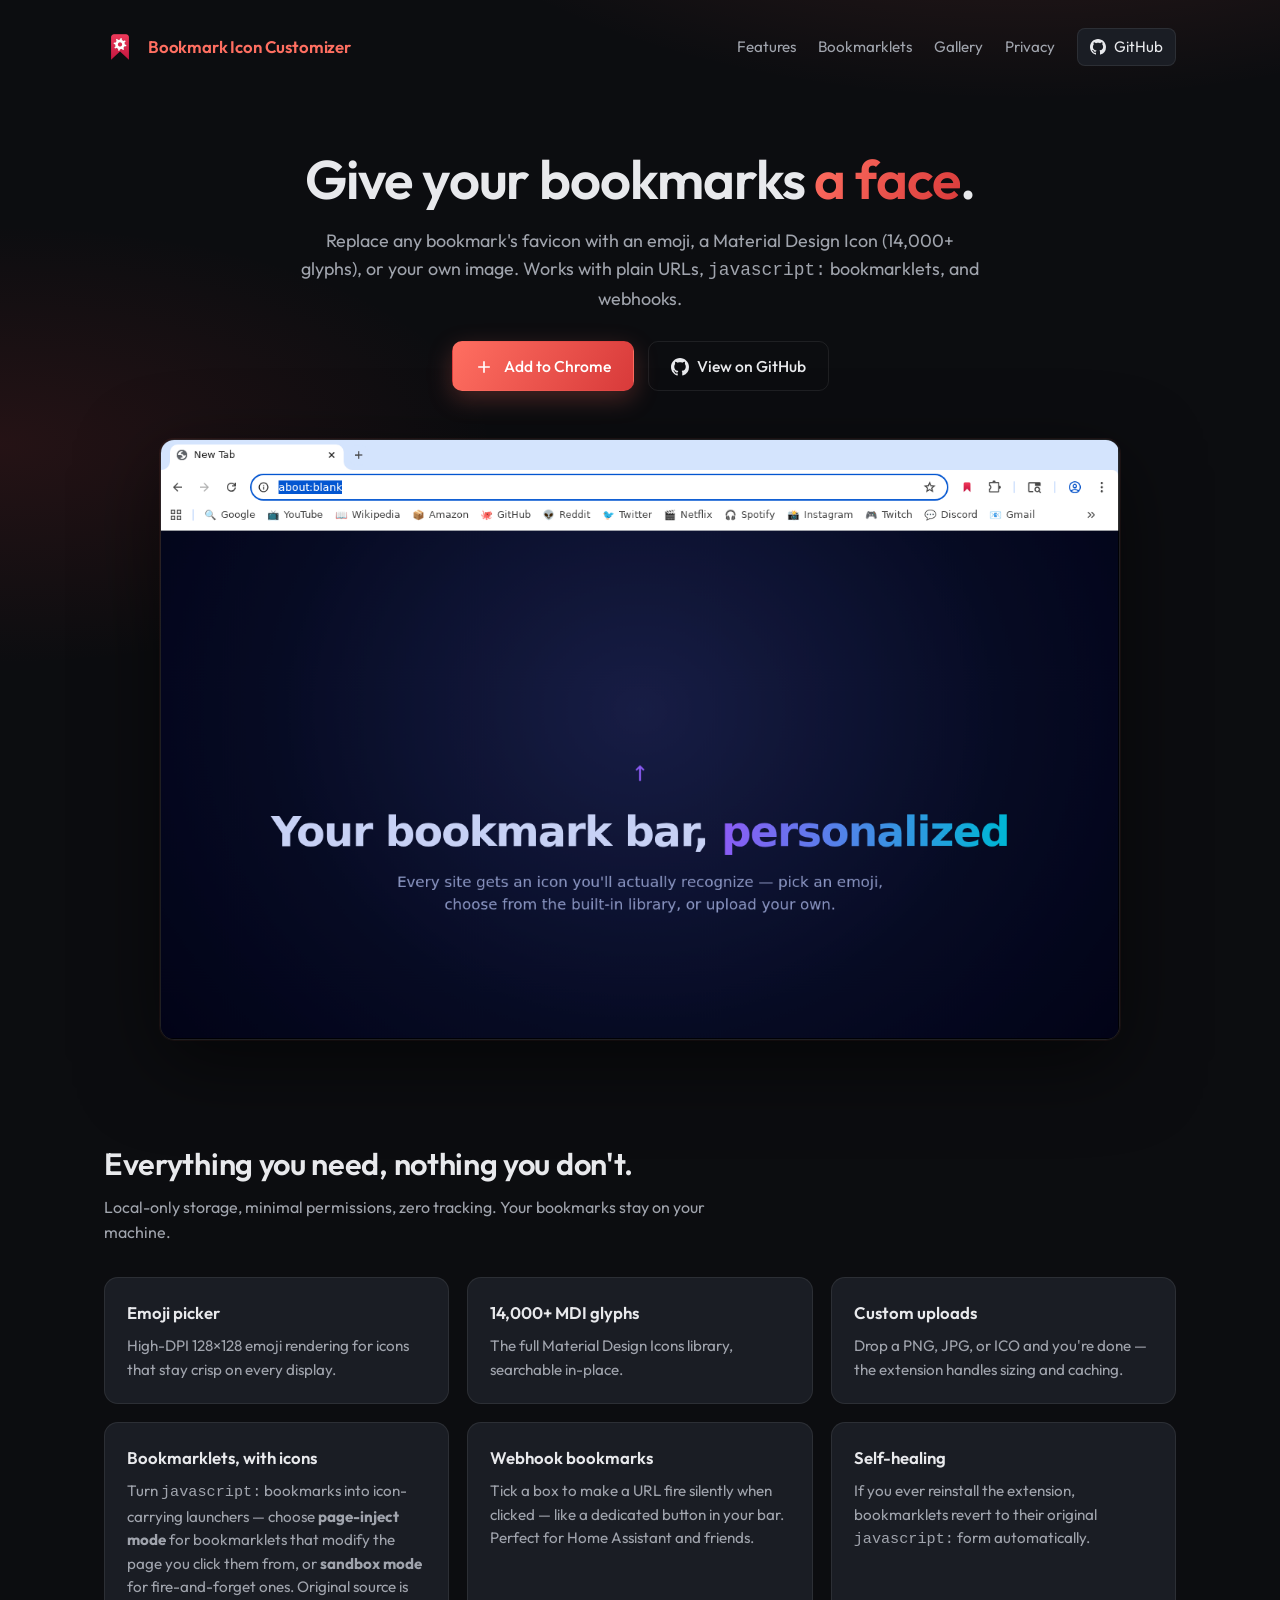
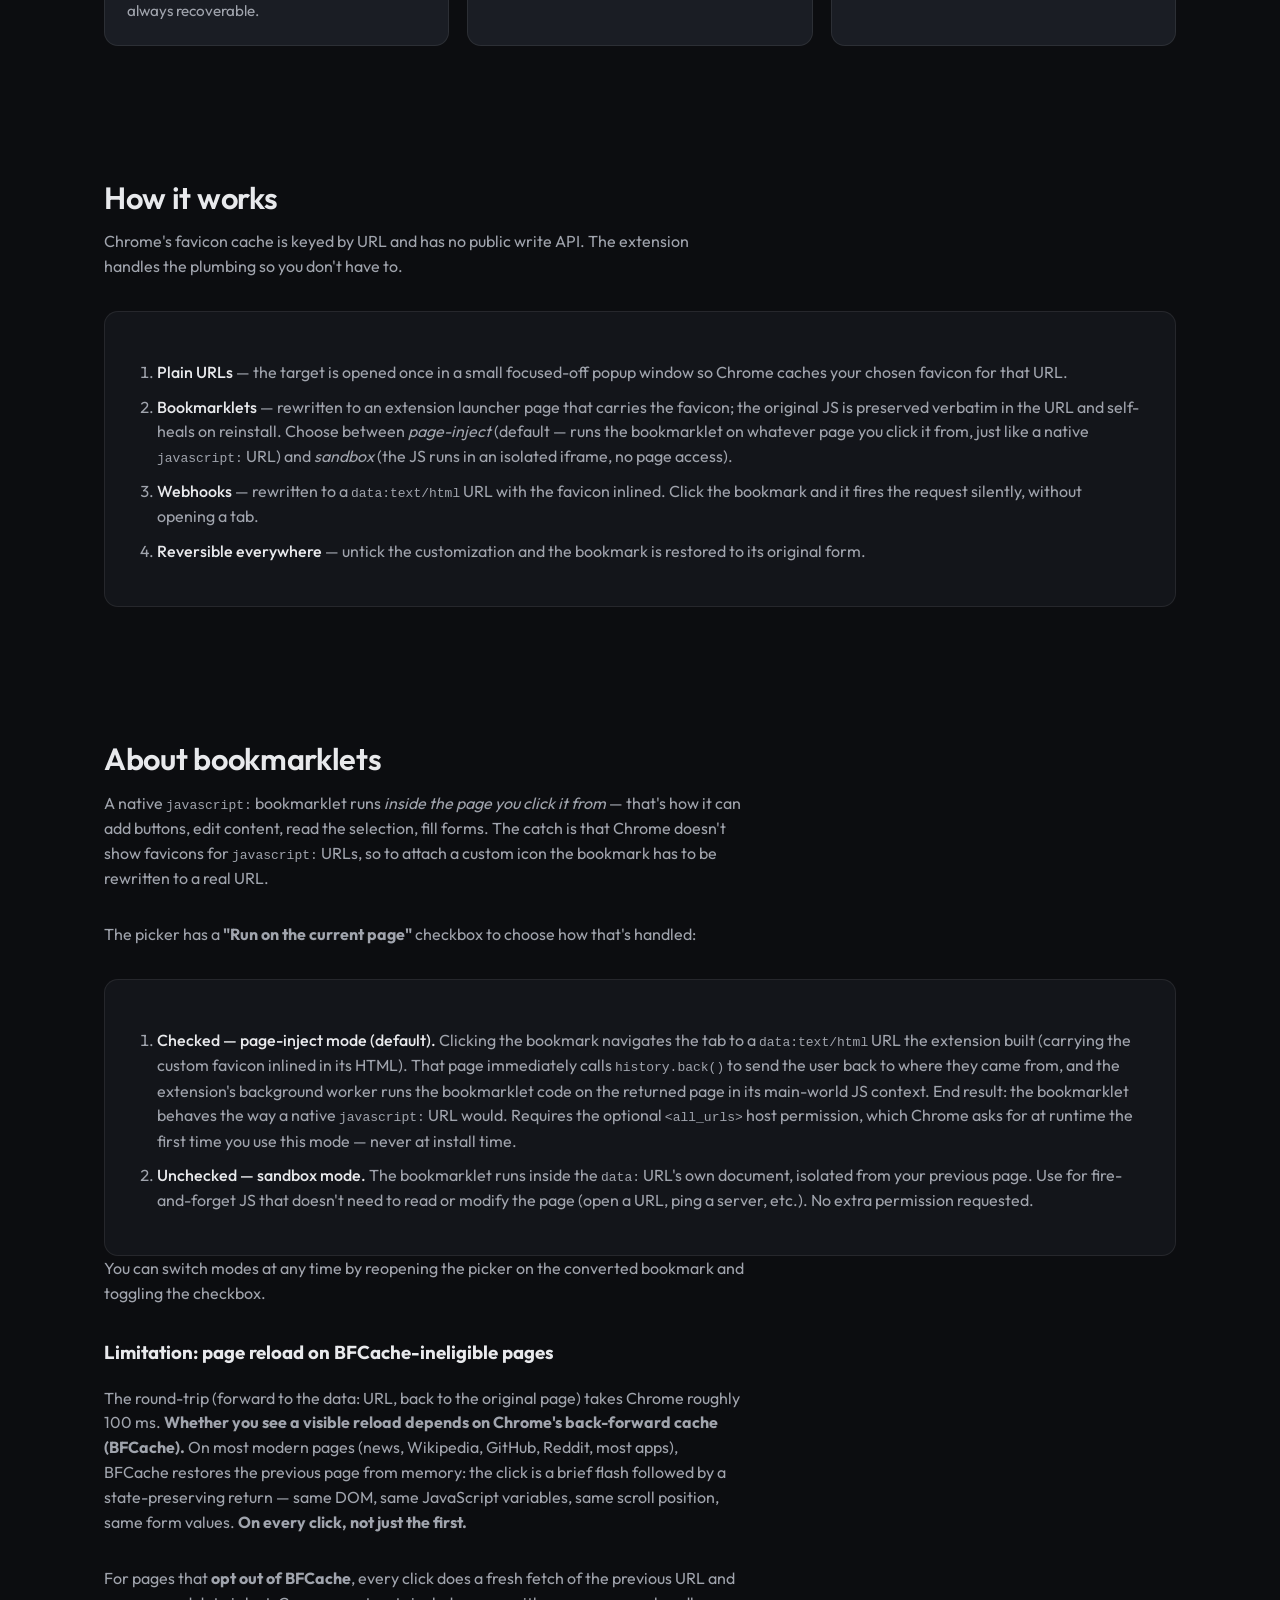
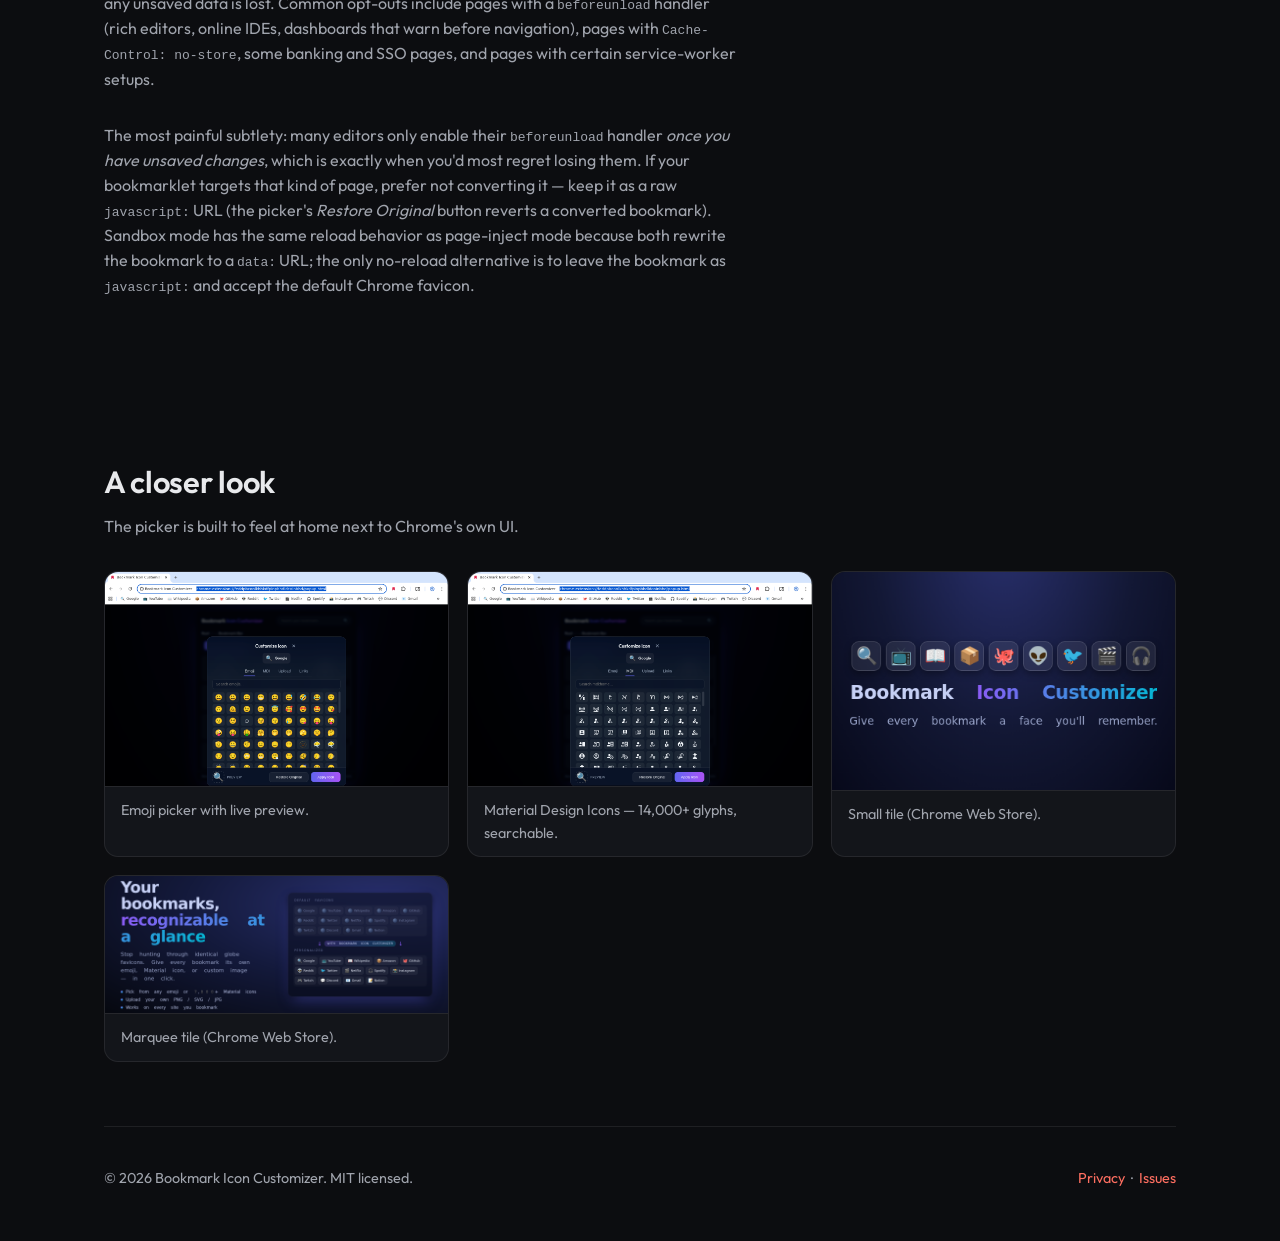
<file: docs/index.html>
<!DOCTYPE html>
<html lang="en">
<head>
  <meta charset="UTF-8">
  <meta name="viewport" content="width=device-width, initial-scale=1">
  <meta name="google-site-verification" content="guHHRxQGMISCaGasi4b84Hi_OKZhsccWrb-lMGddvG0" />
  <title>Bookmark Icon Customizer — a Chrome extension for beautiful bookmarks</title>
  <meta name="description" content="Customize bookmark favicons with emojis, 14,000+ Material Design Icons, or your own images. Works with bookmarklets and webhooks. Local-only, no tracking.">
  <link rel="icon" type="image/png" href="assets/logo.png">
  <link rel="stylesheet" href="style.css">
  <link href="https://fonts.googleapis.com/css2?family=Outfit:wght@300;400;500;600&display=swap" rel="stylesheet">
</head>
<body>
  <div class="container">
    <header class="site">
      <a class="brand" href="./">
        <img src="assets/logo.png" alt="">
        <span class="brand-name">Bookmark Icon Customizer</span>
      </a>
      <nav class="site-nav">
        <a href="#features">Features</a>
        <a href="#bookmarklets">Bookmarklets</a>
        <a href="#gallery">Gallery</a>
        <a href="privacy.html">Privacy</a>
        <a class="gh-link" href="https://github.com/mayerwin/Bookmark-Icon-Customizer" aria-label="View on GitHub">
          <svg viewBox="0 0 16 16" aria-hidden="true" fill="currentColor"><path d="M8 0C3.58 0 0 3.58 0 8c0 3.54 2.29 6.53 5.47 7.59.4.07.55-.17.55-.38 0-.19-.01-.82-.01-1.49-2.01.37-2.53-.49-2.69-.94-.09-.23-.48-.94-.82-1.13-.28-.15-.68-.52-.01-.53.63-.01 1.08.58 1.23.82.72 1.21 1.87.87 2.33.66.07-.52.28-.87.51-1.07-1.78-.2-3.64-.89-3.64-3.95 0-.87.31-1.59.82-2.15-.08-.2-.36-1.02.08-2.12 0 0 .67-.21 2.2.82.64-.18 1.32-.27 2-.27.68 0 1.36.09 2 .27 1.53-1.04 2.2-.82 2.2-.82.44 1.1.16 1.92.08 2.12.51.56.82 1.27.82 2.15 0 3.07-1.87 3.75-3.65 3.95.29.25.54.73.54 1.48 0 1.07-.01 1.93-.01 2.2 0 .21.15.46.55.38A8.013 8.013 0 0 0 16 8c0-4.42-3.58-8-8-8Z"/></svg>
          <span>GitHub</span>
        </a>
      </nav>
    </header>

    <section class="hero">
      <h1>Give your bookmarks <span class="accent">a face</span>.</h1>
      <p class="lead">
        Replace any bookmark's favicon with an emoji, a Material Design Icon
        (14,000+ glyphs), or your own image. Works with plain URLs,
        <code>javascript:</code> bookmarklets, and webhooks.
      </p>
      <div class="cta-row">
        <a class="btn btn-primary" href="https://chromewebstore.google.com/detail/bookmark-icon-customizer/fhngdjipelbebhdnkpealakcckpjpjpn">
          <svg viewBox="0 0 24 24" aria-hidden="true" fill="none" stroke="currentColor" stroke-width="2.2" stroke-linecap="round" stroke-linejoin="round"><path d="M12 5v14M5 12h14"/></svg>
          Add to Chrome
        </a>
        <a class="btn btn-ghost" href="https://github.com/mayerwin/Bookmark-Icon-Customizer">
          <svg viewBox="0 0 16 16" aria-hidden="true" fill="currentColor"><path d="M8 0C3.58 0 0 3.58 0 8c0 3.54 2.29 6.53 5.47 7.59.4.07.55-.17.55-.38 0-.19-.01-.82-.01-1.49-2.01.37-2.53-.49-2.69-.94-.09-.23-.48-.94-.82-1.13-.28-.15-.68-.52-.01-.53.63-.01 1.08.58 1.23.82.72 1.21 1.87.87 2.33.66.07-.52.28-.87.51-1.07-1.78-.2-3.64-.89-3.64-3.95 0-.87.31-1.59.82-2.15-.08-.2-.36-1.02.08-2.12 0 0 .67-.21 2.2.82.64-.18 1.32-.27 2-.27.68 0 1.36.09 2 .27 1.53-1.04 2.2-.82 2.2-.82.44 1.1.16 1.92.08 2.12.51.56.82 1.27.82 2.15 0 3.07-1.87 3.75-3.65 3.95.29.25.54.73.54 1.48 0 1.07-.01 1.93-.01 2.2 0 .21.15.46.55.38A8.013 8.013 0 0 0 16 8c0-4.42-3.58-8-8-8Z"/></svg>View on GitHub</a>
      </div>

      <div class="hero-shot">
        <img src="assets/screenshot-1-hero-1280x800.png" alt="Bookmark Icon Customizer picker with a customized bookmark bar in the background">
      </div>
    </section>

    <section id="features">
      <h2>Everything you need, nothing you don't.</h2>
      <p class="section-sub">Local-only storage, minimal permissions, zero tracking. Your bookmarks stay on your machine.</p>

      <div class="features">
        <div class="feature">
          <h3>Emoji picker</h3>
          <p>High-DPI 128×128 emoji rendering for icons that stay crisp on every display.</p>
        </div>
        <div class="feature">
          <h3>14,000+ MDI glyphs</h3>
          <p>The full Material Design Icons library, searchable in-place.</p>
        </div>
        <div class="feature">
          <h3>Custom uploads</h3>
          <p>Drop a PNG, JPG, or ICO and you're done — the extension handles sizing and caching.</p>
        </div>
        <div class="feature">
          <h3>Bookmarklets, with icons</h3>
          <p>Turn <code>javascript:</code> bookmarks into icon-carrying launchers — choose <strong>page-inject mode</strong> for bookmarklets that modify the page you click them from, or <strong>sandbox mode</strong> for fire-and-forget ones. Original source is always recoverable.</p>
        </div>
        <div class="feature">
          <h3>Webhook bookmarks</h3>
          <p>Tick a box to make a URL fire silently when clicked — like a dedicated button in your bar. Perfect for Home Assistant and friends.</p>
        </div>
        <div class="feature">
          <h3>Self-healing</h3>
          <p>If you ever reinstall the extension, bookmarklets revert to their original <code>javascript:</code> form automatically.</p>
        </div>
      </div>
    </section>

    <section id="how">
      <h2>How it works</h2>
      <p class="section-sub">Chrome's favicon cache is keyed by URL and has no public write API. The extension handles the plumbing so you don't have to.</p>
      <div class="how-it-works">
        <ol>
          <li><strong>Plain URLs</strong> — the target is opened once in a small focused-off popup window so Chrome caches your chosen favicon for that URL.</li>
          <li><strong>Bookmarklets</strong> — rewritten to an extension launcher page that carries the favicon; the original JS is preserved verbatim in the URL and self-heals on reinstall. Choose between <em>page-inject</em> (default — runs the bookmarklet on whatever page you click it from, just like a native <code>javascript:</code> URL) and <em>sandbox</em> (the JS runs in an isolated iframe, no page access).</li>
          <li><strong>Webhooks</strong> — rewritten to a <code>data:text/html</code> URL with the favicon inlined. Click the bookmark and it fires the request silently, without opening a tab.</li>
          <li><strong>Reversible everywhere</strong> — untick the customization and the bookmark is restored to its original form.</li>
        </ol>
      </div>
    </section>

    <section id="bookmarklets">
      <h2>About bookmarklets</h2>
      <p class="section-sub">A native <code>javascript:</code> bookmarklet runs <em>inside the page you click it from</em> — that's how it can add buttons, edit content, read the selection, fill forms. The catch is that Chrome doesn't show favicons for <code>javascript:</code> URLs, so to attach a custom icon the bookmark has to be rewritten to a real URL.</p>
      <p class="section-sub">The picker has a <strong>"Run on the current page"</strong> checkbox to choose how that's handled:</p>
      <div class="how-it-works">
        <ol>
          <li><strong>Checked — page-inject mode (default).</strong> Clicking the bookmark navigates the tab to a <code>data:text/html</code> URL the extension built (carrying the custom favicon inlined in its HTML). That page immediately calls <code>history.back()</code> to send the user back to where they came from, and the extension's background worker runs the bookmarklet code on the returned page in its main-world JS context. End result: the bookmarklet behaves the way a native <code>javascript:</code> URL would. Requires the optional <code>&lt;all_urls&gt;</code> host permission, which Chrome asks for at runtime the first time you use this mode — never at install time.</li>
          <li><strong>Unchecked — sandbox mode.</strong> The bookmarklet runs inside the <code>data:</code> URL's own document, isolated from your previous page. Use for fire-and-forget JS that doesn't need to read or modify the page (open a URL, ping a server, etc.). No extra permission requested.</li>
        </ol>
      </div>
      <p class="section-sub">You can switch modes at any time by reopening the picker on the converted bookmark and toggling the checkbox.</p>

      <h3>Limitation: page reload on BFCache-ineligible pages</h3>
      <p class="section-sub">The round-trip (forward to the data: URL, back to the original page) takes Chrome roughly 100 ms. <strong>Whether you see a visible reload depends on Chrome's back-forward cache (BFCache).</strong> On most modern pages (news, Wikipedia, GitHub, Reddit, most apps), BFCache restores the previous page from memory: the click is a brief flash followed by a state-preserving return — same DOM, same JavaScript variables, same scroll position, same form values. <strong>On every click, not just the first.</strong></p>
      <p class="section-sub">For pages that <strong>opt out of BFCache</strong>, every click does a fresh fetch of the previous URL and any unsaved data is lost. Common opt-outs include pages with a <code>beforeunload</code> handler (rich editors, online IDEs, dashboards that warn before navigation), pages with <code>Cache-Control: no-store</code>, some banking and SSO pages, and pages with certain service-worker setups.</p>
      <p class="section-sub">The most painful subtlety: many editors only enable their <code>beforeunload</code> handler <em>once you have unsaved changes</em>, which is exactly when you'd most regret losing them. If your bookmarklet targets that kind of page, prefer not converting it — keep it as a raw <code>javascript:</code> URL (the picker's <em>Restore Original</em> button reverts a converted bookmark). Sandbox mode has the same reload behavior as page-inject mode because both rewrite the bookmark to a <code>data:</code> URL; the only no-reload alternative is to leave the bookmark as <code>javascript:</code> and accept the default Chrome favicon.</p>
    </section>

    <section id="gallery">
      <h2>A closer look</h2>
      <p class="section-sub">The picker is built to feel at home next to Chrome's own UI.</p>
      <div class="gallery">
        <figure>
          <img src="assets/screenshot-2-emoji-picker-1280x800.png" alt="Emoji picker in the Bookmark Icon Customizer popup">
          <figcaption>Emoji picker with live preview.</figcaption>
        </figure>
        <figure>
          <img src="assets/screenshot-3-mdi-picker-1280x800.png" alt="Material Design Icons picker with search">
          <figcaption>Material Design Icons — 14,000+ glyphs, searchable.</figcaption>
        </figure>
        <figure>
          <img src="assets/small-promo-tile-440x280.png" alt="Small promotional tile">
          <figcaption>Small tile (Chrome Web Store).</figcaption>
        </figure>
        <figure>
          <img src="assets/marquee-promo-tile-1400x560.png" alt="Marquee promotional tile">
          <figcaption>Marquee tile (Chrome Web Store).</figcaption>
        </figure>
      </div>
    </section>

    <footer class="site">
      <span>© 2026 Bookmark Icon Customizer. MIT licensed.</span>
      <span>
        <a href="privacy.html">Privacy</a>
        &nbsp;·&nbsp;
        <a href="https://github.com/mayerwin/Bookmark-Icon-Customizer/issues">Issues</a>
      </span>
    </footer>
  </div>
</body>
</html>
</file>
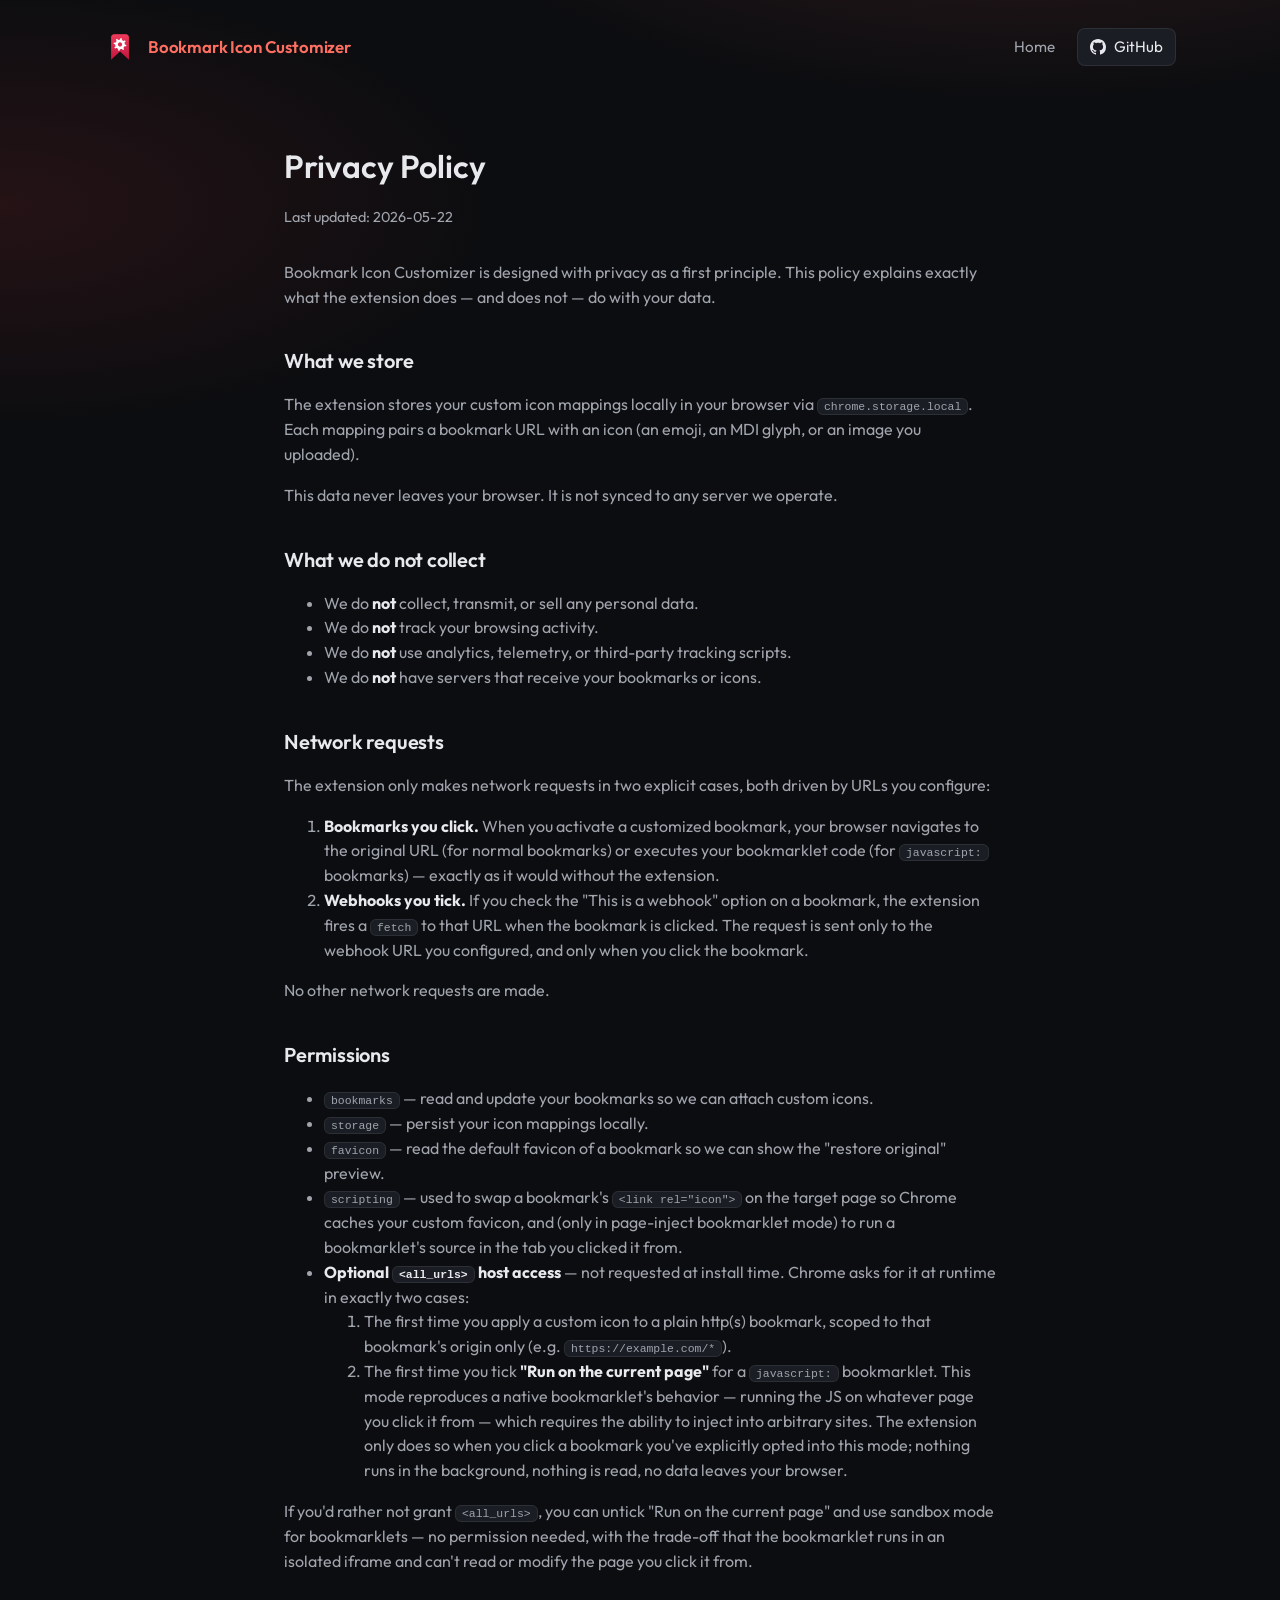
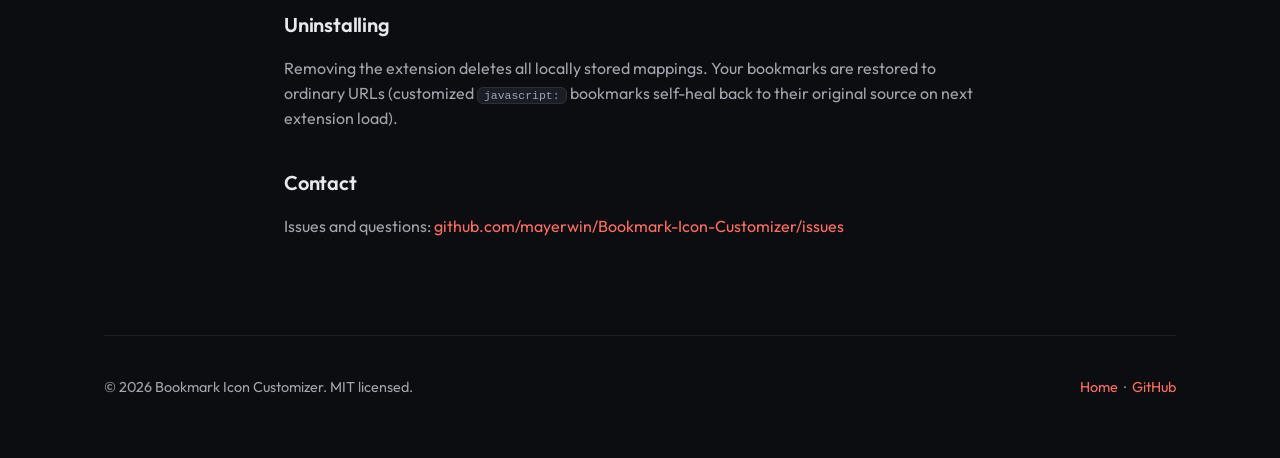
<file: docs/privacy.html>
<!DOCTYPE html>
<html lang="en">
<head>
  <meta charset="UTF-8">
  <meta name="viewport" content="width=device-width, initial-scale=1">
  <title>Privacy Policy — Bookmark Icon Customizer</title>
  <meta name="description" content="Privacy policy for the Bookmark Icon Customizer Chrome extension. Local-only storage, no tracking, no data collection.">
  <link rel="icon" type="image/png" href="assets/logo.png">
  <link rel="stylesheet" href="style.css">
  <link href="https://fonts.googleapis.com/css2?family=Outfit:wght@300;400;500;600&display=swap" rel="stylesheet">
</head>
<body>
  <div class="container">
    <header class="site">
      <a class="brand" href="./">
        <img src="assets/logo.png" alt="">
        <span class="brand-name">Bookmark Icon Customizer</span>
      </a>
      <nav class="site-nav">
        <a href="./">Home</a>
        <a class="gh-link" href="https://github.com/mayerwin/Bookmark-Icon-Customizer" aria-label="View on GitHub">
          <svg viewBox="0 0 16 16" aria-hidden="true" fill="currentColor"><path d="M8 0C3.58 0 0 3.58 0 8c0 3.54 2.29 6.53 5.47 7.59.4.07.55-.17.55-.38 0-.19-.01-.82-.01-1.49-2.01.37-2.53-.49-2.69-.94-.09-.23-.48-.94-.82-1.13-.28-.15-.68-.52-.01-.53.63-.01 1.08.58 1.23.82.72 1.21 1.87.87 2.33.66.07-.52.28-.87.51-1.07-1.78-.2-3.64-.89-3.64-3.95 0-.87.31-1.59.82-2.15-.08-.2-.36-1.02.08-2.12 0 0 .67-.21 2.2.82.64-.18 1.32-.27 2-.27.68 0 1.36.09 2 .27 1.53-1.04 2.2-.82 2.2-.82.44 1.1.16 1.92.08 2.12.51.56.82 1.27.82 2.15 0 3.07-1.87 3.75-3.65 3.95.29.25.54.73.54 1.48 0 1.07-.01 1.93-.01 2.2 0 .21.15.46.55.38A8.013 8.013 0 0 0 16 8c0-4.42-3.58-8-8-8Z"/></svg>
          <span>GitHub</span>
        </a>
      </nav>
    </header>
  </div>

  <article class="doc">
    <h1>Privacy Policy</h1>
    <p class="meta">Last updated: 2026-05-22</p>

    <p>Bookmark Icon Customizer is designed with privacy as a first principle. This policy explains exactly what the extension does — and does not — do with your data.</p>

    <h2>What we store</h2>
    <p>The extension stores your custom icon mappings locally in your browser via <code>chrome.storage.local</code>. Each mapping pairs a bookmark URL with an icon (an emoji, an MDI glyph, or an image you uploaded).</p>
    <p>This data never leaves your browser. It is not synced to any server we operate.</p>

    <h2>What we do not collect</h2>
    <ul>
      <li>We do <strong>not</strong> collect, transmit, or sell any personal data.</li>
      <li>We do <strong>not</strong> track your browsing activity.</li>
      <li>We do <strong>not</strong> use analytics, telemetry, or third-party tracking scripts.</li>
      <li>We do <strong>not</strong> have servers that receive your bookmarks or icons.</li>
    </ul>

    <h2>Network requests</h2>
    <p>The extension only makes network requests in two explicit cases, both driven by URLs you configure:</p>
    <ol>
      <li><strong>Bookmarks you click.</strong> When you activate a customized bookmark, your browser navigates to the original URL (for normal bookmarks) or executes your bookmarklet code (for <code>javascript:</code> bookmarks) — exactly as it would without the extension.</li>
      <li><strong>Webhooks you tick.</strong> If you check the "This is a webhook" option on a bookmark, the extension fires a <code>fetch</code> to that URL when the bookmark is clicked. The request is sent only to the webhook URL you configured, and only when you click the bookmark.</li>
    </ol>
    <p>No other network requests are made.</p>

    <h2>Permissions</h2>
    <ul>
      <li><code>bookmarks</code> — read and update your bookmarks so we can attach custom icons.</li>
      <li><code>storage</code> — persist your icon mappings locally.</li>
      <li><code>favicon</code> — read the default favicon of a bookmark so we can show the "restore original" preview.</li>
      <li><code>scripting</code> — used to swap a bookmark's <code>&lt;link rel="icon"&gt;</code> on the target page so Chrome caches your custom favicon, and (only in page-inject bookmarklet mode) to run a bookmarklet's source in the tab you clicked it from.</li>
      <li><strong>Optional <code>&lt;all_urls&gt;</code> host access</strong> — not requested at install time. Chrome asks for it at runtime in exactly two cases:
        <ol>
          <li>The first time you apply a custom icon to a plain http(s) bookmark, scoped to that bookmark's origin only (e.g. <code>https://example.com/*</code>).</li>
          <li>The first time you tick <strong>"Run on the current page"</strong> for a <code>javascript:</code> bookmarklet. This mode reproduces a native bookmarklet's behavior — running the JS on whatever page you click it from — which requires the ability to inject into arbitrary sites. The extension only does so when you click a bookmark you've explicitly opted into this mode; nothing runs in the background, nothing is read, no data leaves your browser.</li>
        </ol>
      </li>
    </ul>
    <p>If you'd rather not grant <code>&lt;all_urls&gt;</code>, you can untick "Run on the current page" and use sandbox mode for bookmarklets — no permission needed, with the trade-off that the bookmarklet runs in an isolated iframe and can't read or modify the page you click it from.</p>

    <h2>Uninstalling</h2>
    <p>Removing the extension deletes all locally stored mappings. Your bookmarks are restored to ordinary URLs (customized <code>javascript:</code> bookmarks self-heal back to their original source on next extension load).</p>

    <h2>Contact</h2>
    <p>Issues and questions: <a href="https://github.com/mayerwin/Bookmark-Icon-Customizer/issues">github.com/mayerwin/Bookmark-Icon-Customizer/issues</a></p>
  </article>

  <div class="container">
    <footer class="site">
      <span>© 2026 Bookmark Icon Customizer. MIT licensed.</span>
      <span>
        <a href="./">Home</a>
        &nbsp;·&nbsp;
        <a href="https://github.com/mayerwin/Bookmark-Icon-Customizer">GitHub</a>
      </span>
    </footer>
  </div>
</body>
</html>
</file>
<file: docs/style.css>
:root {
  --bg: #0c0d10;
  --bg-elev: #13151a;
  --surface: #1a1d24;
  --border: rgba(255, 255, 255, 0.08);
  --text: #e8e9ec;
  --text-dim: #a0a4ad;
  --accent: #ff6f61;
  --accent-2: #d83a3a;
  --accent-glow: rgba(255, 111, 97, 0.25);
  --radius: 14px;
  --max-w: 1120px;
}

* { box-sizing: border-box; }

html, body {
  margin: 0;
  padding: 0;
  background: var(--bg);
  color: var(--text);
  font-family: 'Outfit', system-ui, -apple-system, Segoe UI, Roboto, sans-serif;
  font-weight: 400;
  line-height: 1.55;
  -webkit-font-smoothing: antialiased;
}

body {
  background:
    radial-gradient(1100px 500px at 80% -200px, rgba(255, 111, 97, 0.18), transparent 60%),
    radial-gradient(900px 400px at 0% 10%, rgba(216, 58, 58, 0.12), transparent 55%),
    var(--bg);
  min-height: 100vh;
}

a {
  color: var(--accent);
  text-decoration: none;
}
a:hover { text-decoration: underline; }

.container {
  max-width: var(--max-w);
  margin: 0 auto;
  padding: 0 24px;
}

header.site {
  padding: 28px 0;
  display: flex;
  align-items: center;
  justify-content: space-between;
  gap: 24px;
}

.brand {
  display: flex;
  align-items: center;
  gap: 12px;
  font-weight: 600;
  font-size: 1.05rem;
}
.brand img { width: 32px; height: 32px; border-radius: 8px; }
.brand .brand-name { letter-spacing: -0.01em; }

.site-nav {
  display: flex;
  align-items: center;
  gap: 22px;
}
.site-nav a {
  color: var(--text-dim);
  font-size: 0.95rem;
  display: inline-flex;
  align-items: center;
}
.site-nav a:hover { color: var(--text); text-decoration: none; }

.site-nav a.gh-link {
  padding: 6px 12px;
  border: 1px solid var(--border);
  border-radius: 8px;
  background: var(--surface);
  color: var(--text);
  gap: 8px;
  transition: background 0.15s ease, border-color 0.15s ease;
}
.site-nav a.gh-link:hover {
  background: #21242c;
  border-color: rgba(255, 255, 255, 0.16);
}
.site-nav a.gh-link svg { width: 16px; height: 16px; }

.btn svg {
  width: 18px;
  height: 18px;
  vertical-align: -4px;
  margin-right: 8px;
}

.hero {
  padding: 56px 0 36px;
  text-align: center;
}

.hero h1 {
  font-size: clamp(2.1rem, 4.8vw, 3.4rem);
  line-height: 1.1;
  font-weight: 600;
  letter-spacing: -0.02em;
  margin: 0 0 18px;
}

.hero h1 .accent {
  background: linear-gradient(120deg, var(--accent), var(--accent-2));
  -webkit-background-clip: text;
  background-clip: text;
  color: transparent;
}

.hero p.lead {
  max-width: 680px;
  margin: 0 auto 28px;
  color: var(--text-dim);
  font-size: 1.12rem;
}

.cta-row {
  display: flex;
  gap: 14px;
  justify-content: center;
  flex-wrap: wrap;
}

.btn {
  display: inline-block;
  padding: 12px 22px;
  border-radius: 10px;
  font-weight: 500;
  font-size: 0.98rem;
  border: 1px solid transparent;
  transition: transform 0.12s ease, box-shadow 0.2s ease, background 0.2s ease;
}
.btn:hover { text-decoration: none; transform: translateY(-1px); }

.btn-primary {
  background: linear-gradient(120deg, var(--accent), var(--accent-2));
  color: #fff;
  box-shadow: 0 8px 24px var(--accent-glow);
}
.btn-primary:hover { box-shadow: 0 10px 30px var(--accent-glow); }

.btn-ghost {
  background: transparent;
  color: var(--text);
  border-color: var(--border);
}
.btn-ghost:hover { background: var(--surface); }

.hero-shot {
  margin: 48px auto 0;
  max-width: 960px;
  border-radius: var(--radius);
  border: 1px solid var(--border);
  overflow: hidden;
  box-shadow: 0 24px 80px rgba(0, 0, 0, 0.55), 0 0 0 1px rgba(255, 111, 97, 0.08);
}
.hero-shot img { display: block; width: 100%; height: auto; }

section {
  padding: 64px 0;
}

h2 {
  font-size: clamp(1.5rem, 2.4vw, 2rem);
  font-weight: 600;
  letter-spacing: -0.01em;
  margin: 0 0 8px;
}
.section-sub {
  color: var(--text-dim);
  margin: 0 0 32px;
  max-width: 640px;
}

.features {
  display: grid;
  grid-template-columns: repeat(auto-fit, minmax(260px, 1fr));
  gap: 18px;
}
.feature {
  background: var(--surface);
  border: 1px solid var(--border);
  border-radius: var(--radius);
  padding: 22px;
}
.feature h3 {
  margin: 0 0 8px;
  font-size: 1.05rem;
  font-weight: 600;
}
.feature p {
  margin: 0;
  color: var(--text-dim);
  font-size: 0.95rem;
}

.gallery {
  display: grid;
  grid-template-columns: repeat(auto-fit, minmax(320px, 1fr));
  gap: 18px;
}
.gallery figure {
  margin: 0;
  border-radius: var(--radius);
  border: 1px solid var(--border);
  overflow: hidden;
  background: var(--bg-elev);
}
.gallery img { display: block; width: 100%; height: auto; }
.gallery figcaption {
  padding: 12px 16px;
  color: var(--text-dim);
  font-size: 0.9rem;
  border-top: 1px solid var(--border);
}

.how-it-works {
  background: var(--bg-elev);
  border: 1px solid var(--border);
  border-radius: var(--radius);
  padding: 32px;
}
.how-it-works ol {
  margin: 16px 0 0;
  padding-left: 20px;
  color: var(--text-dim);
}
.how-it-works li { margin-bottom: 10px; }
.how-it-works li strong { color: var(--text); font-weight: 500; }

footer.site {
  padding: 40px 0 60px;
  border-top: 1px solid var(--border);
  color: var(--text-dim);
  font-size: 0.9rem;
  display: flex;
  justify-content: space-between;
  gap: 16px;
  flex-wrap: wrap;
}

/* Privacy page */
.doc {
  max-width: 760px;
  margin: 0 auto;
  padding: 48px 24px 80px;
}
.doc h1 {
  font-size: 2rem;
  font-weight: 600;
  margin: 0 0 6px;
}
.doc .meta {
  color: var(--text-dim);
  font-size: 0.9rem;
  margin-bottom: 32px;
}
.doc h2 {
  margin-top: 36px;
  font-size: 1.25rem;
}
.doc p, .doc li {
  color: var(--text-dim);
}
.doc strong { color: var(--text); }
.doc code {
  background: var(--surface);
  border: 1px solid var(--border);
  padding: 1px 6px;
  border-radius: 6px;
  font-size: 0.88em;
}

@media (max-width: 640px) {
  header.site {
    flex-direction: column;
    align-items: center;
    gap: 16px;
    text-align: center;
  }
  .site-nav {
    gap: 18px;
    flex-wrap: wrap;
    justify-content: center;
  }
  .brand {
    font-size: 1.1rem;
  }
}
</file>
